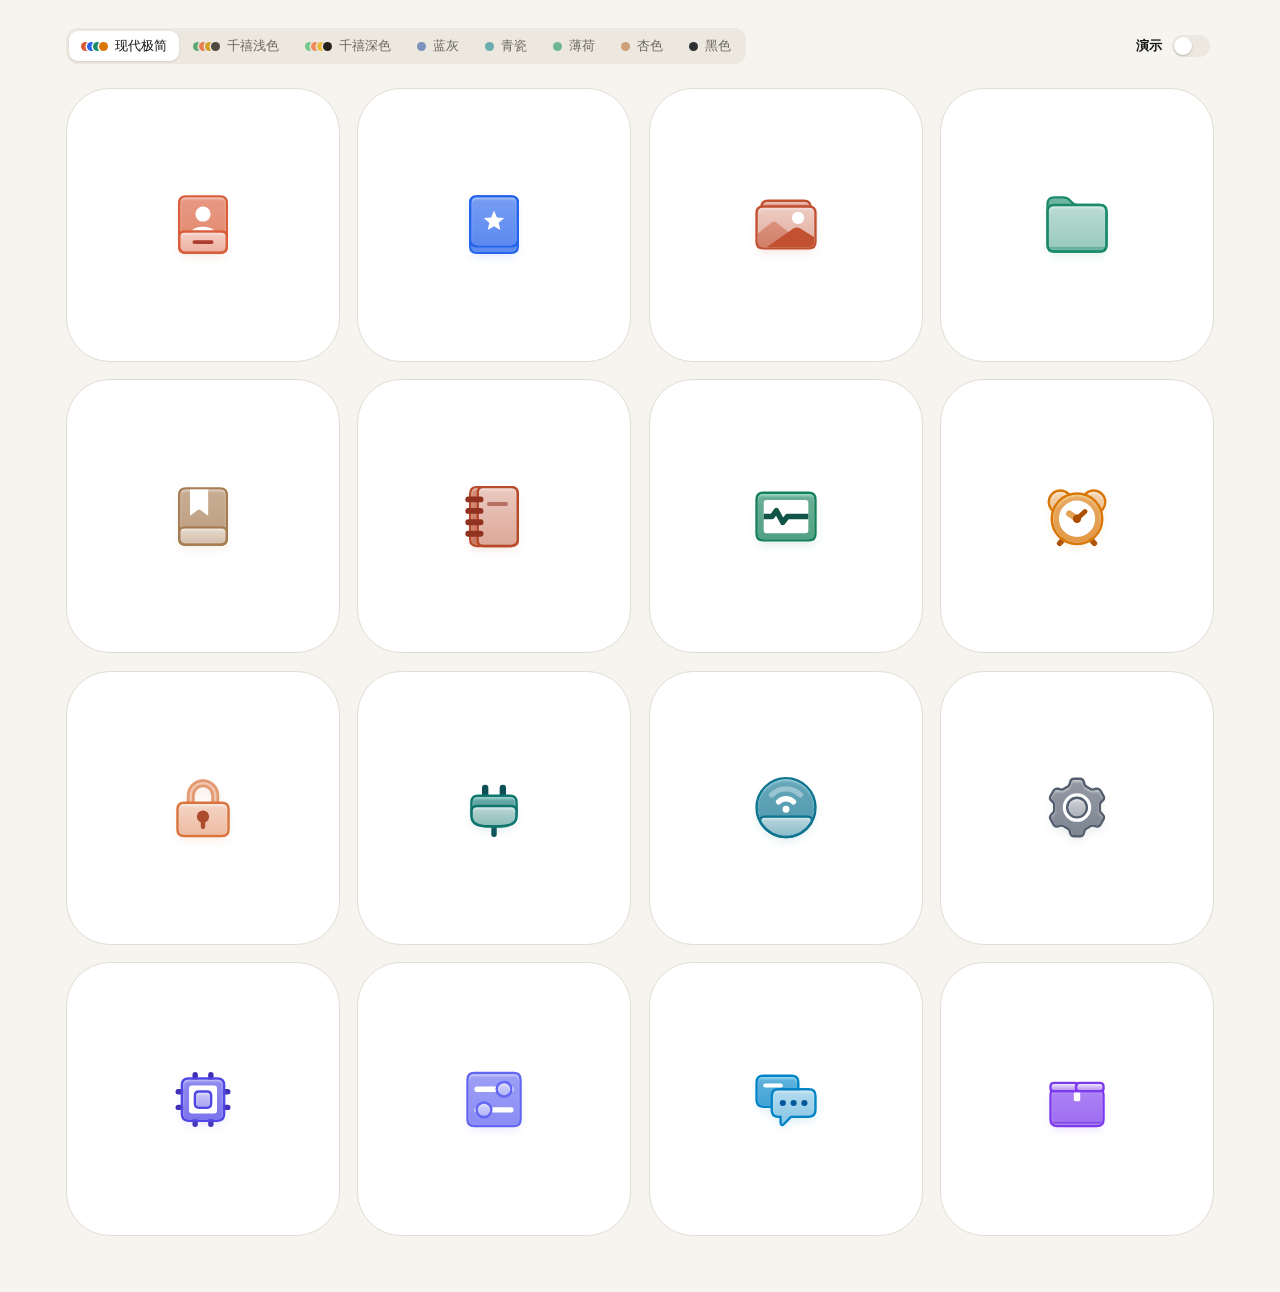
<file: webui/icon-kit/index.html>
<!doctype html>
<!-- Copyright (c) 2026 Kubai087. Licensed under the Kubai Icons License; see LICENSE. -->
<html lang="zh-CN">
<head>
<meta charset="utf-8">
<meta name="viewport" content="width=device-width, initial-scale=1, viewport-fit=cover">
<title>Maisya Icons</title>
<meta name="description" content="Maisya dual-theme layered animated functional icons.">
<style>
/* Layout: one control bar above a 4-column wall (2 on phones, 8 on wide screens) — all column counts divide 16 evenly. */
:root {
  --page: #F6F4EF;
  --frame: #FFFFFF;
  --knob: #FFFFFF;
  --ink: #141413;
  --sub: #6C6962;
  --track: #ECE8DF;
  --on: #D95D39;
  --tile-radius: 16%;
  --tile-border: 1px solid #E2DDD3;
  --tile-shadow: none;
  --font: -apple-system, BlinkMacSystemFont, 'SF Pro Text', 'PingFang SC', 'Microsoft YaHei', sans-serif;
  color-scheme: light;
}
:root[data-surface="mil-light"] {
  --page: #DDD4BF;
  --frame: #EBE4D2;
  --knob: #F3EEE1;
  --ink: #2B2623;
  --sub: #665F55;
  --track: #CFC6AF;
  --on: #5FA873;
  --tile-radius: 0px;
  --tile-border: 2px solid #5A544A;
  --tile-shadow: inset 2px 2px 0 #F6F1E3, inset -2px -2px 0 #BDB39C, 0 4px 0 #9C927B;
}
:root[data-surface="mil-dark"] {
  --page: #2F2C28;
  --frame: #3A3631;
  --knob: #4D4841;
  --ink: #EEE9DE;
  --sub: #A8A092;
  --track: #25221F;
  --on: #8FD6A0;
  --tile-radius: 0px;
  --tile-border: 2px solid #171513;
  --tile-shadow: inset 2px 2px 0 #524D46, inset -2px -2px 0 #24211D, 0 4px 0 #141210;
  color-scheme: dark;
}
* { box-sizing: border-box; }
body { margin: 0; background: var(--page); color: var(--ink); font-family: var(--font); font-size: 13px; }
main {
  max-width: 1180px; margin: 0 auto; display: grid; gap: 24px;
  padding-block: 28px 56px;
  padding-left: max(16px, env(safe-area-inset-left, 0px));
  padding-right: max(16px, env(safe-area-inset-right, 0px));
}
.bar { display: flex; flex-wrap: wrap; align-items: center; justify-content: space-between; gap: 12px; }

/* Segmented control */
.seg { display: inline-flex; flex-wrap: wrap; gap: 2px; padding: 3px; border-radius: 12px; background: var(--track); }
.seg button {
  font: inherit; font-weight: 400; color: var(--sub); background: transparent; border: 0; cursor: pointer;
  height: 30px; padding: 0 12px; border-radius: 9px; display: inline-flex; align-items: center; gap: 7px;
  transition: background-color .16s, color .16s, box-shadow .16s;
}
.seg button:hover { color: var(--ink); }
.seg button[aria-checked="true"] { background: var(--knob); color: var(--ink); box-shadow: 0 1px 2px rgba(20, 24, 32, .12); }
.dots { display: inline-flex; }
.dots i { width: 9px; height: 9px; border-radius: 50%; margin-left: -3px; box-shadow: 0 0 0 1.5px var(--track); }
.seg button[aria-checked="true"] .dots i { box-shadow: 0 0 0 1.5px var(--knob); }
.dots i:first-child { margin-left: 0; }

/* Switch */
.switch {
  font: inherit; font-weight: 600; color: var(--ink); background: transparent; border: 0; cursor: pointer;
  display: inline-flex; align-items: center; gap: 10px; padding: 4px;
}
.switch .track { position: relative; width: 38px; height: 22px; border-radius: 999px; background: var(--track); transition: background-color .2s; }
.switch .track::after {
  content: ""; position: absolute; top: 2px; left: 2px; width: 18px; height: 18px; border-radius: 50%;
  background: #FFFFFF; box-shadow: 0 1px 2px rgba(20, 24, 32, .25); transition: transform .28s cubic-bezier(.32, .72, 0, 1);
}
.switch[aria-checked="true"] .track { background: var(--on); }
.switch[aria-checked="true"] .track::after { transform: translateX(16px); }
.seg button:focus-visible, .switch:focus-visible, .tile:focus-visible { outline: 2px solid var(--ink); outline-offset: 2px; }

/* Wall */
/* Every column count divides the 16 icons evenly, so no row is left short. */
.grid { display: grid; grid-template-columns: repeat(4, minmax(0, 1fr)); gap: clamp(10px, 1.4vw, 18px); }
@media (max-width: 560px) { .grid { grid-template-columns: repeat(2, minmax(0, 1fr)); } }
@media (min-width: 1600px) {
  main { max-width: 1480px; padding-block: 24px; padding-inline: 64px; }
  .grid { grid-template-columns: repeat(8, minmax(0, 1fr)); gap: 16px; }
}
.tile {
  aspect-ratio: 1; max-width: 100%; border-radius: var(--tile-radius); background: var(--frame);
  border: var(--tile-border); box-shadow: var(--tile-shadow);
  display: grid; place-items: center; cursor: pointer; -webkit-tap-highlight-color: transparent;
  transition: background-color .22s, border-color .22s, border-radius .22s, box-shadow .22s;
}
.ic { width: 28%; display: block; }
.ic svg { width: 100%; height: auto; overflow: visible; display: block; }
.ol { fill: none; stroke-width: 2; }
.ln { fill: none; stroke-width: 1.6; stroke-linecap: round; }
svg text { font-family: var(--font); }
@media (prefers-reduced-motion: reduce) { .switch .track::after, .seg button { transition: none; } }
</style>
</head>
<body>
<main>
  <div class="bar">
    <div class="seg" id="palette" role="radiogroup" aria-label="色板"></div>
    <button class="switch" id="demo" type="button" role="switch" aria-checked="false">演示<span class="track" aria-hidden="true"></span></button>
  </div>
  <div class="grid" id="grid" aria-label="图标"></div>
</main>
<script src="src/engine.js"></script>
<script src="src/icons.js"></script>
<script src="src/app.js"></script>
</body>
</html>
</file>
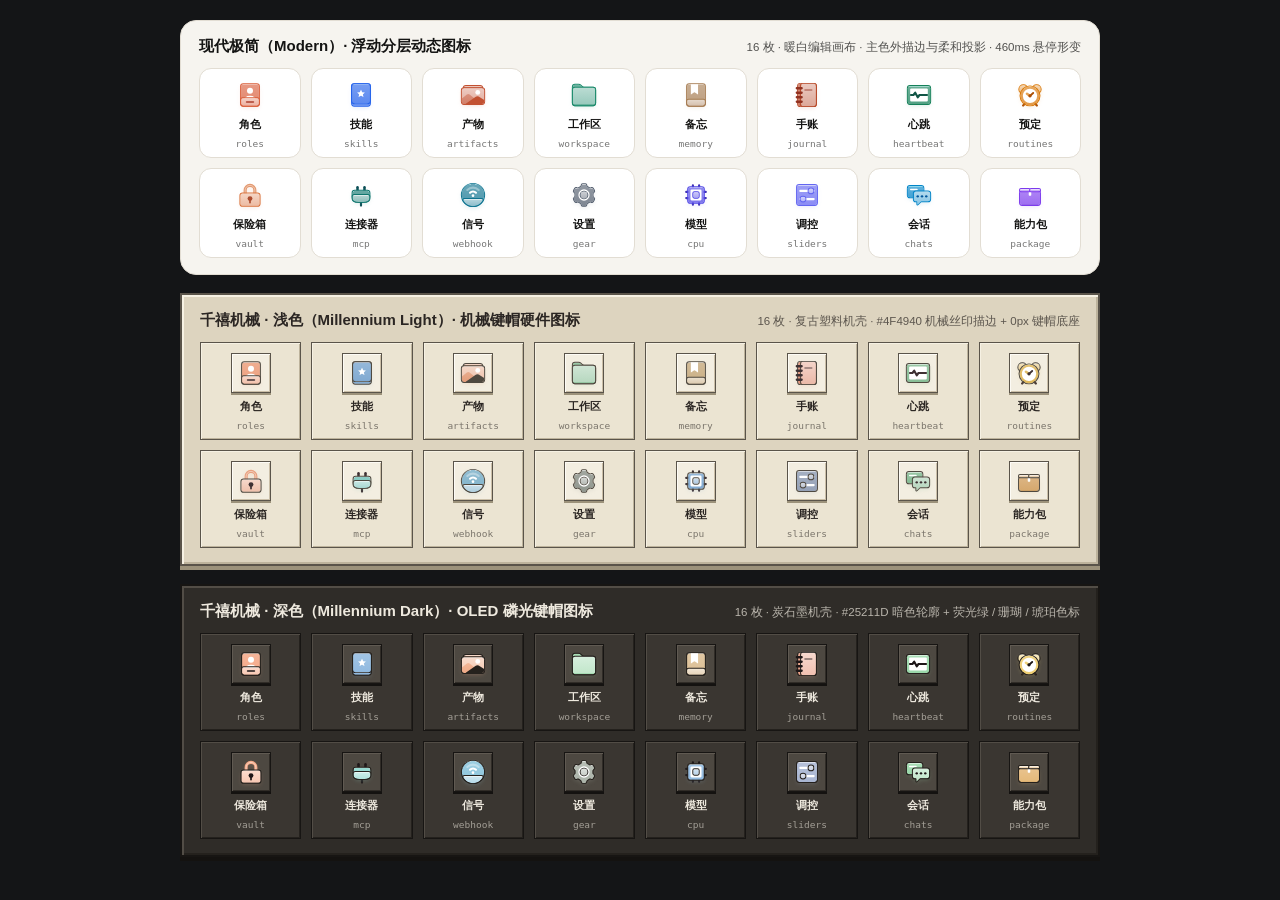
<file: webui/icon-kit/preview-dual-theme.html>
<!doctype html>
<!-- Maisya Dual-Theme Kubai Layered Animated Icons Showcase -->
<html lang="zh-CN">
<head>
<meta charset="utf-8">
<meta name="viewport" content="width=device-width, initial-scale=1">
<title>Maisya 双主题分层动态图标总览</title>
<style>
* { box-sizing: border-box; }
body {
  margin: 0;
  padding: 20px;
  background: #141517;
  color: #F2F0EC;
  font-family: -apple-system, BlinkMacSystemFont, "SF Pro Text", "PingFang SC", "Microsoft YaHei", sans-serif;
  font-size: 13px;
}
.wrap { display: grid; gap: 18px; max-width: 920px; margin: 0 auto; }
.panel {
  border-radius: 16px;
  padding: 16px 18px;
  border: 1px solid #282B2F;
}
.panel--modern { background: #F6F4EF; color: #141413; border-color: #E2DDD3; }
.panel--mil-light {
  background: #DDD4BF; color: #2B2623; border: 2px solid #5A544A; border-radius: 0;
  box-shadow: inset 2px 2px 0 #F6F1E3, inset -2px -2px 0 #BDB39C, 0 4px 0 #9C927B;
}
.panel--mil-dark {
  background: #2F2C28; color: #EEE9DE; border: 2px solid #171513; border-radius: 0;
  box-shadow: inset 2px 2px 0 #524D46, inset -2px -2px 0 #24211D, 0 4px 0 #141210;
}
.hdr { display: flex; align-items: baseline; justify-content: space-between; margin-bottom: 12px; gap: 12px; }
.hdr h2 { margin: 0; font-size: 15px; font-weight: 700; }
.hdr span { font-size: 11.5px; opacity: 0.72; }
.grid { display: grid; grid-template-columns: repeat(8, minmax(0, 1fr)); gap: 10px; }
.cell {
  display: flex; flex-direction: column; align-items: center; gap: 6px;
  padding: 10px 6px 8px; border-radius: 12px;
}
.panel--modern .cell { background: #FFFFFF; border: 1px solid #E2DDD3; }
.panel--mil-light .cell {
  background: #EBE4D2; border: 1.5px solid #5A544A; border-radius: 0;
  box-shadow: inset 1px 1px 0 #F6F1E3, inset -1px -1px 0 #BDB39C;
}
.panel--mil-dark .cell {
  background: #3A3631; border: 1.5px solid #171513; border-radius: 0;
  box-shadow: inset 1px 1px 0 #524D46, inset -1px -1px 0 #24211D;
}
.lbl { font-size: 11px; font-weight: 600; letter-spacing: 0.01em; }
.key { font-size: 9.5px; opacity: 0.58; font-family: ui-monospace, "SF Mono", monospace; }

.m-ic-kubai { overflow: visible; display: inline-block; }
.m-ic-kubai .ol { fill: none; stroke-width: 2; }
.m-ic-kubai .ln { fill: none; stroke-width: 1.6; stroke-linecap: round; }

.panel--mil-light .m-ic-mil.m-ic-kubai {
  box-sizing: content-box; padding: 3px;
  background: #F3EEE1; border: 1.5px solid #5A544A; border-radius: 0;
  box-shadow: inset 1px 1px 0 #FDFBF5, inset -1px -1px 0 #CBBFA8, 0 2px 0 #9C927B;
}
.panel--mil-dark .m-ic-mil.m-ic-kubai {
  box-sizing: content-box; padding: 3px;
  background: #4D4841; border: 1.5px solid #171513; border-radius: 0;
  box-shadow: inset 1px 1px 0 #605A52, inset -1px -1px 0 #302C27, 0 2px 0 #141210;
}
</style>
</head>
<body>
<div class="wrap">
  <section class="panel panel--modern">
    <div class="hdr">
      <h2>现代极简（Modern）· 浮动分层动态图标</h2>
      <span>16 枚 · 暖白编辑画布 · 主色外描边与柔和投影 · 460ms 悬停形变</span>
    </div>
    <div class="grid" id="g-modern"></div>
  </section>
  <section class="panel panel--mil-light">
    <div class="hdr">
      <h2>千禧机械 · 浅色（Millennium Light）· 机械键帽硬件图标</h2>
      <span>16 枚 · 复古塑料机壳 · #4F4940 机械丝印描边 + 0px 键帽底座</span>
    </div>
    <div class="grid" id="g-mil-l"></div>
  </section>
  <section class="panel panel--mil-dark">
    <div class="hdr">
      <h2>千禧机械 · 深色（Millennium Dark）· OLED 磷光键帽图标</h2>
      <span>16 枚 · 炭石墨机壳 · #25211D 暗色轮廓 + 荧光绿 / 珊瑚 / 琥珀色标</span>
    </div>
    <div class="grid" id="g-mil-d"></div>
  </section>
</div>
<script src="../icons.js"></script>
<script>
const ITEMS = [
  ['roles', '角色'], ['skills', '技能'], ['artifacts', '产物'], ['workspace', '工作区'],
  ['memory', '备忘'], ['journal', '手账'], ['heartbeat', '心跳'], ['routines', '预定'],
  ['vault', '保险箱'], ['mcp', '连接器'], ['webhook', '信号'], ['gear', '设置'],
  ['cpu', '模型'], ['sliders', '调控'], ['chats', '会话'], ['package', '能力包']
];
const ic = window.MaisyaIcons;
function fill(id, fn) {
  const el = document.getElementById(id);
  el.innerHTML = ITEMS.map(([k, zh]) =>
    `<div class="cell">${fn(k, 32)}<div class="lbl">${zh}</div><div class="key">${k}</div></div>`
  ).join('');
}
fill('g-modern', (k, s) => ic.soft3d(k, s));
fill('g-mil-l', (k, s) => ic.mil(k, s, false));
fill('g-mil-d', (k, s) => ic.mil(k, s, true));
</script>
</body>
</html>
</file>
